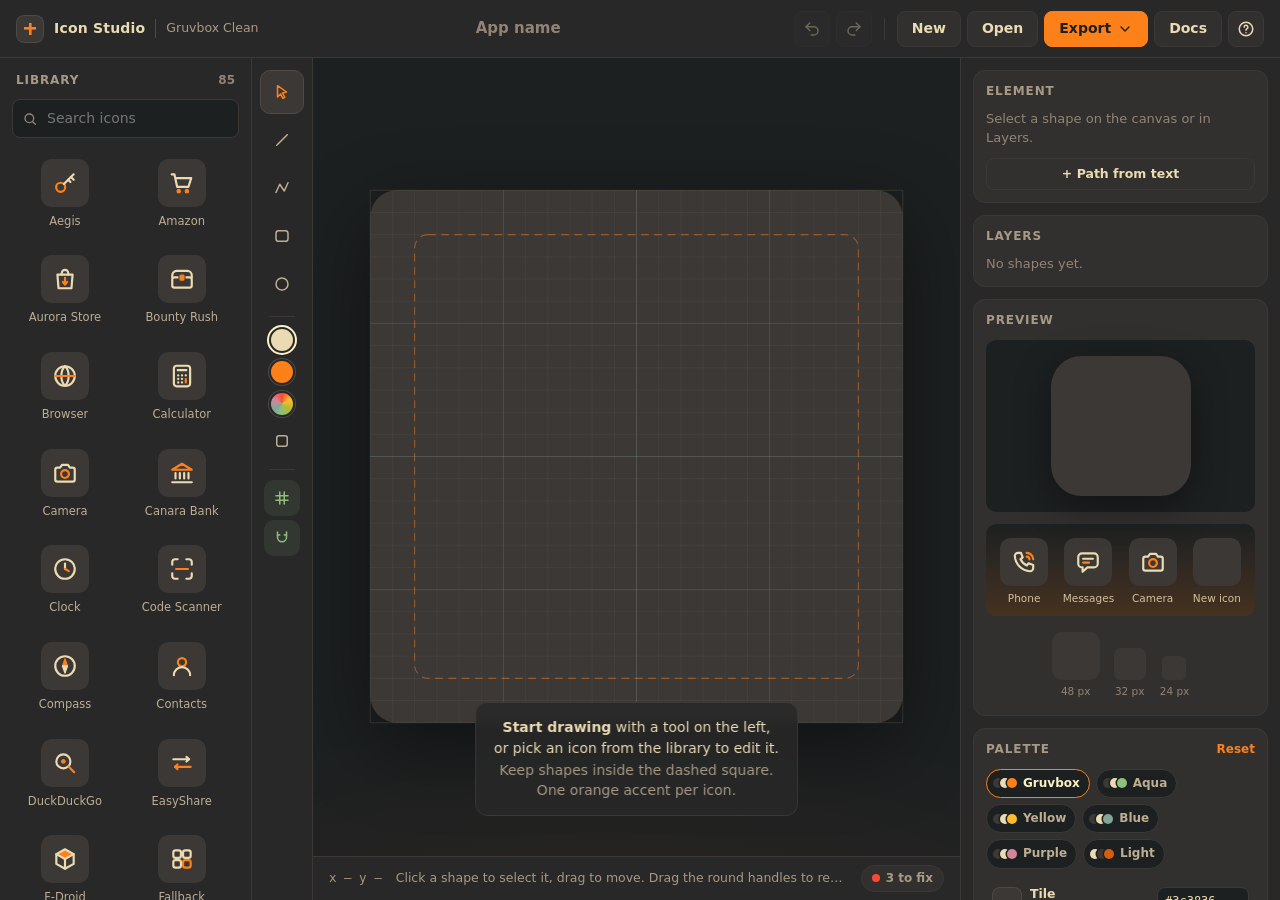
<file: editor/index.html>
<!doctype html>
<html lang="en">
<head>
  <meta charset="utf-8">
  <meta name="viewport" content="width=device-width, initial-scale=1">
  <title>Gruvbox Icon Studio</title>
  <meta name="description" content="Draw and edit Gruvbox Clean icons, then export them for the icon pack.">
  <link rel="icon" href="data:image/svg+xml,%3Csvg xmlns='http://www.w3.org/2000/svg' viewBox='0 0 24 24'%3E%3Crect width='24' height='24' rx='5.3' fill='%233c3836'/%3E%3Cpath d='M7 12h10M12 7v10' stroke='%23fe8019' stroke-width='2.4' stroke-linecap='round'/%3E%3C/svg%3E">
  <link rel="stylesheet" href="styles.css">
</head>
<body>
  <header class="topbar">
    <div class="brand">
      <span class="brand-mark" aria-hidden="true"></span>
      <span class="brand-name">Icon Studio</span>
      <span class="brand-sub">Gruvbox Clean</span>
    </div>

    <div class="doc-fields">
      <input id="f-label" class="field field-title" placeholder="App name" autocomplete="off" spellcheck="false" aria-label="App name">
      <span class="dirty-dot" id="dirty-dot" title="Unsaved changes since last export"></span>
    </div>

    <div class="top-actions">
      <button class="icon-btn" id="btn-undo" title="Undo (Ctrl+Z)" aria-label="Undo">
        <svg viewBox="0 0 24 24"><path d="M9 14 4 9l5-5"/><path d="M4 9h10.5a5.5 5.5 0 0 1 0 11H11"/></svg>
      </button>
      <button class="icon-btn" id="btn-redo" title="Redo (Ctrl+Shift+Z)" aria-label="Redo">
        <svg viewBox="0 0 24 24"><path d="m15 14 5-5-5-5"/><path d="M20 9H9.5a5.5 5.5 0 0 0 0 11H13"/></svg>
      </button>
      <span class="sep"></span>
      <button class="btn" id="btn-new" title="New icon (N)">New</button>
      <button class="btn" id="btn-open" title="Open a glyph .json file">Open</button>
      <input type="file" id="file-open" accept=".json,application/json" hidden>
      <div class="menu">
        <button class="btn btn-primary" id="btn-export" aria-haspopup="true" aria-expanded="false">
          Export
          <svg class="chev" viewBox="0 0 24 24"><path d="m6 9 6 6 6-6"/></svg>
        </button>
        <div class="menu-pop" id="export-menu" role="menu">
          <button role="menuitem" data-export="json"><b>Glyph JSON</b><small>for the repo: drop into glyphs/</small></button>
          <button role="menuitem" data-export="copy"><b>Copy JSON</b><small>to the clipboard</small></button>
          <hr>
          <button role="menuitem" data-export="svg"><b>SVG</b><small>with your palette</small></button>
          <button role="menuitem" data-export="png192"><b>PNG 192 px</b><small>launcher size</small></button>
          <button role="menuitem" data-export="png512"><b>PNG 512 px</b><small>store / sharing</small></button>
        </div>
      </div>
      <a class="btn" id="btn-docs" href="docs/" title="Documentation">Docs</a>
      <button class="icon-btn" id="btn-help" title="Shortcuts and workflow (?)" aria-label="Help">
        <svg viewBox="0 0 24 24"><circle cx="12" cy="12" r="9"/><path d="M9.5 9.5a2.5 2.5 0 1 1 3.5 2.3c-.6.3-1 .9-1 1.6v.3"/><path d="M12 17h.01"/></svg>
      </button>
    </div>
  </header>

  <main class="layout">
    <!-- Library -->
    <aside class="panel library" id="library">
      <div class="panel-head">
        <h2>Library</h2>
        <span class="count" id="lib-count"></span>
      </div>
      <label class="search">
        <svg viewBox="0 0 24 24"><circle cx="11" cy="11" r="6.5"/><path d="m16 16 4 4"/></svg>
        <input id="lib-search" type="search" placeholder="Search icons" autocomplete="off" spellcheck="false">
      </label>
      <div class="lib-grid" id="lib-grid"></div>
    </aside>

    <!-- Stage -->
    <section class="stage">
      <div class="toolbar" role="toolbar" aria-label="Tools">
        <button class="tool active" data-tool="select" title="Select and move (V)">
          <svg viewBox="0 0 24 24"><path d="M6 3.5 18 12l-5.5 1.2L15.8 19l-2.6 1.4-3.2-5.8L6 18.5Z"/></svg><kbd>V</kbd>
        </button>
        <button class="tool" data-tool="line" title="Line (L)">
          <svg viewBox="0 0 24 24"><path d="M5 19 19 5"/></svg><kbd>L</kbd>
        </button>
        <button class="tool" data-tool="poly" title="Polyline: click points, double-click or Enter to finish (P)">
          <svg viewBox="0 0 24 24"><path d="M4 18 9 7l6 9 5-11"/></svg><kbd>P</kbd>
        </button>
        <button class="tool" data-tool="rect" title="Rounded rectangle (R)">
          <svg viewBox="0 0 24 24"><rect x="4" y="5" width="16" height="14" rx="3.5"/></svg><kbd>R</kbd>
        </button>
        <button class="tool" data-tool="circle" title="Circle (C)">
          <svg viewBox="0 0 24 24"><circle cx="12" cy="12" r="8"/></svg><kbd>C</kbd>
        </button>
        <span class="tool-sep"></span>
        <div class="brush" title="Colour and fill for new shapes">
          <button class="swatch-btn active" data-brush="fg" aria-label="Cream"></button>
          <button class="swatch-btn" data-brush="accent" aria-label="Accent"></button>
          <button class="swatch-btn more" id="brush-more" aria-label="More colours" title="More colours"></button>
          <div class="brush-pop" id="brush-pop" hidden></div>
          <button class="tool small" id="brush-fill" title="New shapes are filled (F)">
            <svg viewBox="0 0 24 24"><rect x="5" y="5" width="14" height="14" rx="3" class="fillable"/></svg>
          </button>
        </div>
        <span class="tool-sep"></span>
        <button class="tool small toggle active" id="t-grid" title="Grid (G)">
          <svg viewBox="0 0 24 24"><path d="M4 9h16M4 15h16M9 4v16M15 4v16"/></svg>
        </button>
        <button class="tool small toggle active" id="t-snap" title="Snap to half units (S); hold Alt to move freely">
          <svg viewBox="0 0 24 24"><path d="M6 4v7a6 6 0 0 0 12 0V4"/><path d="M6 8h3M15 8h3"/></svg>
        </button>
      </div>

      <div class="canvas-wrap" id="canvas-wrap">
        <svg id="canvas" viewBox="-1.5 -1.5 27 27" aria-label="Icon canvas">
          <rect x="0" y="0" width="24" height="24" rx="1.2" class="board" id="board"/>
          <g id="grid" class="grid"></g>
          <g id="content" fill="none" stroke-width="2" stroke-linecap="round" stroke-linejoin="round"></g>
          <g id="hits"></g>
          <g id="overlay"></g>
          <g id="draft" fill="none" stroke-width="2" stroke-linecap="round" stroke-linejoin="round"></g>
        </svg>
        <div class="empty-hint" id="empty-hint">
          <p><b>Start drawing</b> with a tool on the left, or pick an icon from the library to edit it.</p>
          <p class="muted">Keep shapes inside the dashed square. One orange accent per icon.</p>
        </div>
      </div>

      <div class="statusbar">
        <span id="st-pos" class="mono">x –  y –</span>
        <span id="st-hint" class="hint"></span>
        <button class="chip" id="st-valid" title="Show checks"></button>
      </div>
    </section>

    <!-- Inspector -->
    <aside class="panel inspector" id="inspector">
      <section class="card" id="card-element">
        <h3>Element</h3>
        <div id="element-panel"></div>
      </section>

      <section class="card">
        <h3>Layers <span class="count" id="layer-count"></span></h3>
        <ol class="layers" id="layers"></ol>
      </section>

      <section class="card" id="card-preview">
        <h3>Preview</h3>
        <div class="preview" id="preview"></div>
      </section>

      <section class="card" id="card-palette">
        <h3>Palette <button class="link" id="pal-reset">Reset</button></h3>
        <div class="presets" id="presets"></div>
        <div class="slots" id="slots"></div>
        <p class="sub">More colours</p>
        <div class="extra-slots" id="extra-slots"></div>
        <div class="gruvbox-swatches" id="gruvbox-swatches"></div>
        <p class="note">The pack itself always uses the Gruvbox palette. Your colours apply to the canvas, previews and SVG / PNG downloads.</p>
      </section>

      <section class="card" id="card-app">
        <h3>App mapping</h3>
        <label class="row">Icon name
          <input id="f-name" class="field mono" placeholder="auto from app name" autocomplete="off" spellcheck="false">
        </label>
        <label class="row">Packages <small>one per line</small>
          <textarea id="f-packages" class="field mono" rows="2" placeholder="com.example.app" spellcheck="false"></textarea>
        </label>
        <label class="row">Launcher components <small>optional, pkg/Activity</small>
          <textarea id="f-components" class="field mono" rows="2" placeholder="com.example.app/com.example.app.MainActivity" spellcheck="false"></textarea>
        </label>
        <label class="row">Author
          <input id="f-author" class="field" placeholder="your GitHub name" autocomplete="off" spellcheck="false">
        </label>
        <ul class="checks" id="checks"></ul>
      </section>
    </aside>
  </main>

  <div class="toast" id="toast" role="status" aria-live="polite"></div>

  <dialog class="modal" id="confirm">
    <form method="dialog">
      <p id="confirm-msg"></p>
      <div class="modal-actions">
        <button class="btn" value="cancel">Cancel</button>
        <button class="btn btn-primary" value="ok" id="confirm-ok">Continue</button>
      </div>
    </form>
  </dialog>

  <dialog class="modal modal-wide" id="help">
    <form method="dialog">
      <h2>Icon Studio</h2>
      <div class="help-cols">
        <div>
          <h4>Workflow</h4>
          <ol class="steps">
            <li>Draw a new icon, or open one from the library to edit it.</li>
            <li>Fill in the app name and package under <b>App mapping</b>.</li>
            <li>Fix anything red in the checks.</li>
            <li><b>Export → Glyph JSON</b> and put the file in <code>glyphs/</code>.</li>
            <li>Push or open a pull request. CI validates it, scans it for malware, renders the icon and builds the APK. A release goes out after approval.</li>
          </ol>
          <h4>Style</h4>
          <ul class="tight">
            <li>24 × 24 grid, shapes inside the dashed square</li>
            <li>2-unit round strokes, flat colours</li>
            <li>Cream lines, one orange accent</li>
            <li>Draw what the app does, never its logo</li>
          </ul>
        </div>
        <div>
          <h4>Shortcuts</h4>
          <table class="keys">
            <tr><td><kbd>V</kbd></td><td>Select / move</td></tr>
            <tr><td><kbd>L</kbd> <kbd>P</kbd> <kbd>R</kbd> <kbd>C</kbd></td><td>Line, polyline, rectangle, circle</td></tr>
            <tr><td><kbd>Enter</kbd> / double-click</td><td>Finish polyline</td></tr>
            <tr><td><kbd>Esc</kbd></td><td>Cancel / deselect</td></tr>
            <tr><td><kbd>Arrows</kbd></td><td>Nudge (Shift: ×4)</td></tr>
            <tr><td><kbd>Alt</kbd> + drag</td><td>Move without snapping</td></tr>
            <tr><td><kbd>Del</kbd></td><td>Delete element</td></tr>
            <tr><td><kbd>Ctrl</kbd> <kbd>D</kbd></td><td>Duplicate</td></tr>
            <tr><td><kbd>[</kbd> <kbd>]</kbd></td><td>Move down / up a layer</td></tr>
            <tr><td><kbd>X</kbd></td><td>Swap cream / orange</td></tr>
            <tr><td><kbd>F</kbd></td><td>Fill new shapes</td></tr>
            <tr><td><kbd>G</kbd> <kbd>S</kbd></td><td>Grid, snapping</td></tr>
            <tr><td><kbd>Ctrl</kbd> <kbd>Z</kbd> / <kbd>Shift</kbd></td><td>Undo / redo</td></tr>
            <tr><td><kbd>Ctrl</kbd> <kbd>E</kbd></td><td>Export glyph JSON</td></tr>
          </table>
        </div>
      </div>
      <div class="modal-actions"><button class="btn btn-primary" value="ok">Got it</button></div>
    </form>
  </dialog>

  <script src="library.js"></script>
  <script src="app.js"></script>
</body>
</html>
</file>
<file: editor/styles.css>
/* Gruvbox Icon Studio */
:root {
  --bg0h: #1d2021;
  --bg0: #282828;
  --bg05: #32302f;
  --bg1: #3c3836;
  --bg2: #504945;
  --bg3: #665c54;
  --fg: #ebdbb2;
  --fg0: #fbf1c7;
  --fg3: #bdae93;
  --fg4: #a89984;
  --gray: #928374;
  --orange: #fe8019;
  --orange-dim: #d65d0e;
  --red: #fb4934;
  --yellow: #fabd2f;
  --blue: #83a598;
  --aqua: #8ec07c;

  --radius: 12px;
  --radius-sm: 8px;
  --ease: cubic-bezier(.2, .8, .2, 1);
  --fast: 140ms;
  --mid: 220ms;
  --shadow: 0 12px 32px -12px rgb(0 0 0 / .55), 0 2px 6px rgb(0 0 0 / .25);
  --font: "Inter", system-ui, -apple-system, "Segoe UI", Roboto, sans-serif;
  --mono: "JetBrains Mono", ui-monospace, "Cascadia Code", Consolas, monospace;
  color-scheme: dark;
}

* { box-sizing: border-box; }
html, body { height: 100%; }
body {
  margin: 0;
  background: var(--bg0h);
  color: var(--fg);
  font: 14px/1.45 var(--font);
  -webkit-font-smoothing: antialiased;
  overflow: hidden;
}
button, input, textarea { font: inherit; color: inherit; }
button { cursor: pointer; }
::selection { background: rgb(254 128 25 / .35); }
.mono { font-family: var(--mono); font-size: 12.5px; }
.muted { color: var(--fg4); }
kbd {
  font: 600 10.5px/1 var(--mono);
  padding: 3px 5px;
  border-radius: 5px;
  background: var(--bg1);
  border: 1px solid var(--bg2);
  border-bottom-width: 2px;
  color: var(--fg3);
}
code { font-family: var(--mono); font-size: .92em; background: var(--bg1); padding: 1px 5px; border-radius: 5px; }

/* scrollbars */
* { scrollbar-width: thin; scrollbar-color: var(--bg2) transparent; }
::-webkit-scrollbar { width: 10px; height: 10px; }
::-webkit-scrollbar-thumb { background: var(--bg2); border-radius: 10px; border: 3px solid transparent; background-clip: content-box; }

/* ---------- top bar ---------- */
.topbar {
  height: 58px;
  display: grid;
  grid-template-columns: auto 1fr auto;
  align-items: center;
  gap: 20px;
  padding: 0 16px;
  background: var(--bg0);
  border-bottom: 1px solid var(--bg1);
  position: relative;
  z-index: 5;
}
.brand { display: flex; align-items: center; gap: 10px; white-space: nowrap; }
.brand-mark {
  width: 28px; height: 28px; border-radius: 8px;
  background:
    linear-gradient(var(--orange), var(--orange)) center / 12px 2.6px no-repeat,
    linear-gradient(var(--orange), var(--orange)) center / 2.6px 12px no-repeat,
    var(--bg1);
  box-shadow: inset 0 0 0 1px var(--bg2);
}
.brand-name { font-weight: 700; letter-spacing: .2px; }
.brand-sub { color: var(--fg4); font-size: 12.5px; padding-left: 10px; border-left: 1px solid var(--bg2); }

.doc-fields { display: flex; align-items: center; justify-content: center; gap: 8px; min-width: 0; }
.field {
  background: var(--bg0h);
  border: 1px solid var(--bg1);
  border-radius: var(--radius-sm);
  padding: 8px 10px;
  outline: none;
  transition: border-color var(--fast) var(--ease), box-shadow var(--fast) var(--ease), background var(--fast);
  width: 100%;
}
.field:hover { border-color: var(--bg2); }
.field:focus { border-color: var(--orange); box-shadow: 0 0 0 3px rgb(254 128 25 / .18); background: #1a1c1d; }
.field::placeholder { color: var(--gray); }
.field-title { max-width: 340px; text-align: center; font-weight: 600; font-size: 15px; background: transparent; border-color: transparent; }
.field-title:hover { border-color: var(--bg1); }
.dirty-dot { width: 8px; height: 8px; border-radius: 50%; background: var(--orange); opacity: 0; transform: scale(.4); transition: all var(--mid) var(--ease); }
.dirty-dot.on { opacity: 1; transform: scale(1); }

.top-actions { display: flex; align-items: center; gap: 6px; }
.sep { width: 1px; height: 22px; background: var(--bg1); margin: 0 6px; }
.btn, .icon-btn {
  display: inline-flex; align-items: center; justify-content: center; gap: 6px;
  height: 36px; padding: 0 14px;
  border-radius: var(--radius-sm);
  border: 1px solid var(--bg1);
  background: var(--bg05);
  font-weight: 600;
  transition: background var(--fast) var(--ease), border-color var(--fast), transform var(--fast) var(--ease), box-shadow var(--fast);
}
.btn:hover, .icon-btn:hover { background: var(--bg1); border-color: var(--bg2); }
a.btn { color: var(--fg); text-decoration: none; }
.btn:active, .icon-btn:active { transform: translateY(1px) scale(.98); }
.btn:focus-visible, .icon-btn:focus-visible, .tool:focus-visible, .lib-item:focus-visible, .chip:focus-visible,
.seg button:focus-visible, .swatch-btn:focus-visible { outline: 2px solid var(--orange); outline-offset: 2px; }
.btn-primary { background: var(--orange); color: var(--bg0h); border-color: var(--orange); }
.btn-primary:hover { background: #ff9233; border-color: #ff9233; box-shadow: 0 6px 18px -6px rgb(254 128 25 / .6); }
.btn-danger:hover { background: rgb(251 73 52 / .15); border-color: var(--red); color: var(--red); }
.icon-btn { width: 36px; padding: 0; }
.icon-btn svg, .btn svg, .tool svg, .search svg {
  width: 18px; height: 18px; fill: none; stroke: currentColor; stroke-width: 2; stroke-linecap: round; stroke-linejoin: round;
}
.icon-btn:disabled { opacity: .35; pointer-events: none; }
.chev { width: 16px !important; transition: transform var(--mid) var(--ease); }
.menu { position: relative; }
.menu.open .chev { transform: rotate(180deg); }
.menu-pop {
  position: absolute; right: 0; top: calc(100% + 8px);
  width: 260px; padding: 6px;
  background: var(--bg0);
  border: 1px solid var(--bg1);
  border-radius: var(--radius);
  box-shadow: var(--shadow);
  opacity: 0; transform: translateY(-6px) scale(.98); pointer-events: none;
  transform-origin: top right;
  transition: opacity var(--mid) var(--ease), transform var(--mid) var(--ease);
}
.menu.open .menu-pop { opacity: 1; transform: none; pointer-events: auto; }
.menu-pop button {
  display: flex; flex-direction: column; align-items: flex-start; width: 100%;
  border: 0; background: none; text-align: left; padding: 9px 12px; border-radius: var(--radius-sm);
  transition: background var(--fast);
}
.menu-pop button:hover, .menu-pop button:focus-visible { background: var(--bg1); outline: none; }
.menu-pop small { color: var(--fg4); font-size: 12px; }
.menu-pop hr { border: 0; border-top: 1px solid var(--bg1); margin: 6px 4px; }

/* ---------- layout ---------- */
.layout {
  height: calc(100% - 58px);
  display: grid;
  grid-template-columns: 252px minmax(0, 1fr) 320px;
}
.panel { background: var(--bg0); overflow-y: auto; overflow-x: hidden; }
.library { border-right: 1px solid var(--bg1); padding: 14px 12px; display: flex; flex-direction: column; gap: 10px; }
.inspector { border-left: 1px solid var(--bg1); padding: 12px; display: flex; flex-direction: column; gap: 12px; }
.panel-head { display: flex; align-items: baseline; justify-content: space-between; padding: 0 4px; }
h2, h3 { margin: 0; font-size: 12px; font-weight: 700; letter-spacing: .9px; text-transform: uppercase; color: var(--fg4); }
h3 { display: flex; align-items: center; justify-content: space-between; margin-bottom: 10px; }
.count { color: var(--gray); font-size: 12px; font-weight: 600; letter-spacing: 0; text-transform: none; }

/* ---------- library ---------- */
.search { position: relative; display: block; }
.search svg { position: absolute; left: 10px; top: 50%; transform: translateY(-50%); color: var(--gray); width: 16px; height: 16px; }
.search input {
  width: 100%; padding: 8px 10px 8px 34px;
  background: var(--bg0h); border: 1px solid var(--bg1); border-radius: var(--radius-sm); outline: none;
  transition: border-color var(--fast), box-shadow var(--fast);
}
.search input:focus { border-color: var(--orange); box-shadow: 0 0 0 3px rgb(254 128 25 / .18); }
.lib-grid { display: grid; grid-template-columns: repeat(3, 1fr); gap: 6px; padding-bottom: 12px; }
.lib-item {
  display: flex; flex-direction: column; align-items: center; gap: 6px;
  padding: 10px 4px 8px; border-radius: var(--radius-sm);
  background: none; border: 1px solid transparent;
  transition: background var(--fast) var(--ease), border-color var(--fast), transform var(--fast) var(--ease);
  animation: pop-in var(--mid) var(--ease) both;
}
.lib-item:hover { background: var(--bg05); border-color: var(--bg1); transform: translateY(-1px); }
.lib-item.current { border-color: var(--orange); background: rgb(254 128 25 / .08); }
.lib-item svg { width: 48px; height: 48px; display: block; transition: transform var(--mid) var(--ease); }
.lib-item:hover svg { transform: scale(1.06); }
.lib-item span { font-size: 11.5px; color: var(--fg3); max-width: 100%; overflow: hidden; text-overflow: ellipsis; white-space: nowrap; }
.lib-empty { grid-column: 1 / -1; color: var(--gray); text-align: center; padding: 24px 0; }
@keyframes pop-in { from { opacity: 0; transform: translateY(4px) scale(.97); } }

/* ---------- stage ---------- */
.stage { position: relative; display: grid; grid-template-rows: 1fr auto; grid-template-columns: auto 1fr; min-width: 0; background:
  radial-gradient(1200px 600px at 50% 120%, rgb(254 128 25 / .07), transparent 60%), var(--bg0h); }
.toolbar {
  grid-row: 1 / span 2;
  display: flex; flex-direction: column; align-items: center; gap: 4px;
  padding: 12px 8px; border-right: 1px solid var(--bg1); background: var(--bg0);
}
.tool {
  position: relative; width: 44px; height: 44px;
  display: grid; place-items: center;
  border: 1px solid transparent; border-radius: 10px; background: none; color: var(--fg3);
  transition: background var(--fast) var(--ease), color var(--fast), border-color var(--fast), transform var(--fast) var(--ease);
}
.tool:hover { background: var(--bg05); color: var(--fg); }
.tool:active { transform: scale(.94); }
.tool.active { background: var(--bg1); color: var(--orange); border-color: var(--bg2); }
.tool kbd { position: absolute; right: 2px; bottom: 2px; font-size: 8.5px; padding: 1px 3px; border-width: 1px; opacity: 0; transition: opacity var(--fast); }
.tool:hover kbd { opacity: .9; }
.tool.small { width: 36px; height: 36px; }
.tool.toggle.active { color: var(--aqua); background: rgb(142 192 124 / .1); border-color: transparent; }
.tool .fillable { transition: fill var(--fast); }
#brush-fill.active .fillable { fill: currentColor; }
#brush-fill.active { color: var(--fg); }
.tool-sep { width: 26px; height: 1px; background: var(--bg1); margin: 6px 0; }
.brush { display: flex; flex-direction: column; align-items: center; gap: 6px; }
.swatch-btn {
  width: 26px; height: 26px; border-radius: 50%;
  border: 2px solid var(--bg0); box-shadow: 0 0 0 1px var(--bg2);
  transition: transform var(--fast) var(--ease), box-shadow var(--fast);
}
.swatch-btn[data-brush="fg"] { background: var(--pal-fg, var(--fg)); }
.swatch-btn[data-brush="accent"] { background: var(--pal-accent, var(--orange)); }
.swatch-btn:hover { transform: scale(1.08); }
.swatch-btn.active { box-shadow: 0 0 0 2px var(--fg0); }
.swatch-btn.more {
  background: conic-gradient(var(--pal-red, #fb4934), var(--pal-yellow, #fabd2f), var(--pal-green, #b8bb26),
    var(--pal-aqua, #8ec07c), var(--pal-blue, #83a598), var(--pal-purple, #d3869b), var(--pal-red, #fb4934));
}
.brush { position: relative; }
.brush-pop {
  position: absolute; left: calc(100% + 14px); top: 0; z-index: 10;
  display: grid; grid-template-columns: repeat(3, 28px); gap: 8px; padding: 10px;
  background: var(--bg0); border: 1px solid var(--bg2); border-radius: 12px; box-shadow: var(--shadow);
  animation: pop-in var(--mid) var(--ease);
}
.brush-pop[hidden] { display: none; }
.brush-pop button, .colors button {
  width: 28px; height: 28px; border-radius: 50%; border: 2px solid var(--bg0); background: var(--c);
  box-shadow: 0 0 0 1px var(--bg2); transition: transform var(--fast) var(--ease), box-shadow var(--fast);
}
.brush-pop button:hover, .colors button:hover { transform: scale(1.1); }
.brush-pop button.on, .colors button.on { box-shadow: 0 0 0 2px var(--fg0); }

.canvas-wrap { position: relative; display: grid; place-items: center; padding: 24px; min-height: 0; overflow: hidden; }
#canvas {
  width: min(100%, calc(100vh - 170px));
  aspect-ratio: 1;
  max-height: 100%;
  touch-action: none;
  user-select: none;
  filter: drop-shadow(0 24px 40px rgb(0 0 0 / .45));
}
.board { fill: var(--pal-tile, var(--bg1)); transition: fill var(--mid); }
.grid line { stroke: rgb(235 219 178 / .07); stroke-width: .03; }
.grid line.major { stroke: rgb(235 219 178 / .14); stroke-width: .04; }
.grid line.center { stroke: rgb(131 165 152 / .32); stroke-width: .04; }
.grid .safe { fill: none; stroke: rgb(254 128 25 / .45); stroke-width: .05; stroke-dasharray: .35 .25; }
.grid.hidden line { opacity: 0; }
.grid line { transition: opacity var(--mid); }
#canvas.tool-draw { cursor: crosshair; }
#canvas.tool-select .hit { cursor: move; }
.hit { fill: none; stroke: transparent; stroke-width: 2.8; }
.hit.solid { fill: transparent; }
.sel-outline { fill: none; stroke: var(--blue); stroke-width: 1.5px; vector-effect: non-scaling-stroke; pointer-events: none; stroke-dasharray: 5 4; animation: march 1s linear infinite; }
@keyframes march { to { stroke-dashoffset: -18; } }
.handle { fill: var(--bg0h); stroke: var(--blue); stroke-width: 2px; vector-effect: non-scaling-stroke; cursor: grab; transition: r var(--fast) var(--ease), fill var(--fast); }
.handle:hover { fill: var(--blue); }
.handle.ctrl { stroke: var(--purple, #d3869b); }
.handle-line { stroke: rgb(211 134 155 / .6); stroke-width: 1px; vector-effect: non-scaling-stroke; pointer-events: none; }
.draft-guide { fill: none; stroke: var(--blue); stroke-width: 1px; vector-effect: non-scaling-stroke; stroke-dasharray: 4 3; pointer-events: none; }
.draft-dot { fill: var(--blue); pointer-events: none; }
.empty-hint {
  position: absolute; left: 50%; bottom: 40px; transform: translateX(-50%);
  max-width: 420px; text-align: center; padding: 12px 18px; border-radius: var(--radius);
  background: rgb(40 40 40 / .85); border: 1px solid var(--bg1); backdrop-filter: blur(6px);
  pointer-events: none; transition: opacity var(--mid) var(--ease), transform var(--mid) var(--ease);
}
.empty-hint p { margin: 2px 0; }
.empty-hint.hide { opacity: 0; transform: translate(-50%, 8px); }

.statusbar {
  display: flex; align-items: center; gap: 14px; padding: 8px 16px;
  border-top: 1px solid var(--bg1); background: var(--bg0); color: var(--fg4); font-size: 12.5px; min-height: 40px;
}
.statusbar .hint { flex: 1; overflow: hidden; text-overflow: ellipsis; white-space: nowrap; }
.chip {
  border: 1px solid var(--bg1); background: var(--bg05); border-radius: 999px; padding: 4px 10px; font-size: 12px; font-weight: 600;
  display: inline-flex; align-items: center; gap: 6px; transition: background var(--fast), border-color var(--fast);
}
.chip:hover { background: var(--bg1); }
.chip .dot { width: 8px; height: 8px; border-radius: 50%; }
.chip.ok .dot { background: var(--aqua); }
.chip.warn .dot { background: var(--yellow); }
.chip.err .dot { background: var(--red); }

/* ---------- inspector ---------- */
.card { background: var(--bg05); border: 1px solid var(--bg1); border-radius: var(--radius); padding: 12px; transition: border-color var(--mid); }
.card.flash { animation: flash 900ms var(--ease); }
@keyframes flash { 0%, 100% { border-color: var(--bg1); } 30% { border-color: var(--orange); } }
.row { display: flex; flex-direction: column; gap: 5px; font-size: 12.5px; color: var(--fg3); margin-bottom: 10px; }
.row small { color: var(--gray); font-weight: 400; }
textarea.field { resize: vertical; min-height: 38px; line-height: 1.4; }
.inline { display: flex; align-items: center; gap: 8px; }
.inline > * { flex: 1; }
.seg {
  display: grid; grid-auto-flow: column; grid-auto-columns: 1fr; gap: 2px;
  background: var(--bg0h); border: 1px solid var(--bg1); border-radius: var(--radius-sm); padding: 3px; margin-bottom: 10px;
}
.seg button {
  border: 0; background: none; border-radius: 6px; padding: 6px 4px; font-size: 12.5px; font-weight: 600; color: var(--fg4);
  display: inline-flex; align-items: center; justify-content: center; gap: 6px;
  transition: background var(--fast) var(--ease), color var(--fast);
}
.seg button:hover { color: var(--fg); }
.seg button.on { background: var(--bg1); color: var(--fg0); box-shadow: 0 1px 2px rgb(0 0 0 / .3); }
.seg .sw { width: 10px; height: 10px; border-radius: 50%; }
.num-grid { display: grid; grid-template-columns: repeat(auto-fill, minmax(62px, 1fr)); gap: 6px; margin-bottom: 10px; }
.num-grid label { display: flex; flex-direction: column; gap: 3px; font-size: 11px; color: var(--gray); }
.num-grid input { padding: 6px 7px; }
.toggle-row { display: flex; align-items: center; justify-content: space-between; margin-bottom: 10px; font-size: 12.5px; color: var(--fg3); }
.switch { position: relative; width: 36px; height: 20px; flex: none; }
.switch input { opacity: 0; width: 0; height: 0; position: absolute; }
.switch span { position: absolute; inset: 0; border-radius: 999px; background: var(--bg2); transition: background var(--fast); cursor: pointer; }
.switch span::after { content: ""; position: absolute; left: 3px; top: 3px; width: 14px; height: 14px; border-radius: 50%; background: var(--fg); transition: transform var(--mid) var(--ease); }
.switch input:checked + span { background: var(--orange); }
.switch input:checked + span::after { transform: translateX(16px); background: var(--bg0h); }
.switch input:focus-visible + span { outline: 2px solid var(--orange); outline-offset: 2px; }
input[type="range"] { width: 100%; accent-color: var(--orange); }
.d-field { font-family: var(--mono); font-size: 12px; min-height: 66px; }
.d-field.bad { border-color: var(--red); box-shadow: 0 0 0 3px rgb(251 73 52 / .15); }
.el-actions { display: grid; grid-template-columns: repeat(4, 1fr); gap: 6px; }
.el-actions .btn { height: 32px; padding: 0 6px; font-size: 12.5px; }
.placeholder { color: var(--gray); font-size: 13px; margin: 0; }
.add-row { display: flex; gap: 6px; margin-top: 10px; }
.add-row .btn { flex: 1; height: 32px; font-size: 12.5px; }

.layers { list-style: none; margin: 0; padding: 0; display: flex; flex-direction: column; gap: 3px; max-height: 220px; overflow-y: auto; }
.layer {
  display: flex; align-items: center; gap: 8px; padding: 6px 8px; border-radius: 7px; cursor: pointer;
  border: 1px solid transparent; font-size: 12.5px; color: var(--fg3);
  transition: background var(--fast), border-color var(--fast), opacity var(--fast);
}
.layer:hover { background: var(--bg1); }
.layer.on { background: rgb(131 165 152 / .14); border-color: rgb(131 165 152 / .45); color: var(--fg0); }
.layer.dragging { opacity: .4; }
.layer.drop-above { box-shadow: inset 0 2px 0 var(--orange); }
.layer.drop-below { box-shadow: inset 0 -2px 0 var(--orange); }
.layer svg { width: 22px; height: 22px; flex: none; border-radius: 5px; background: var(--pal-tile, var(--bg1)); }
.layer .grip { margin-left: auto; color: var(--bg3); cursor: grab; font-size: 14px; }
.layer .n { color: var(--gray); font-family: var(--mono); font-size: 11px; width: 16px; }

.preview { display: grid; gap: 12px; }
.pv-hero { display: grid; place-items: center; padding: 16px; border-radius: 10px; background: var(--pal-bg, var(--bg0h)); transition: background var(--mid); }
.pv-hero svg { width: 140px; height: 140px; filter: drop-shadow(0 10px 18px rgb(0 0 0 / .4)); transition: transform var(--mid) var(--ease); }
.pv-hero:hover svg { transform: scale(1.04) rotate(-1deg); }
.pv-dock { display: grid; grid-template-columns: repeat(4, 1fr); gap: 8px; padding: 14px 10px 10px; border-radius: 10px;
  background: linear-gradient(180deg, var(--pal-bg, var(--bg0h)) 0%, color-mix(in srgb, var(--pal-bg, var(--bg0h)) 82%, var(--pal-accent, var(--orange))) 100%); }
.pv-dock figure { margin: 0; display: flex; flex-direction: column; align-items: center; gap: 5px; }
.pv-dock svg { width: 48px; height: 48px; }
.pv-dock figcaption { font-size: 10.5px; color: var(--pal-fg, var(--fg)); max-width: 60px; white-space: nowrap; overflow: hidden; text-overflow: ellipsis; opacity: .85; }
.pv-dock figure.me svg { animation: bob 2.4s var(--ease) infinite; }
@keyframes bob { 50% { transform: translateY(-2px); } }
.pv-sizes { display: flex; align-items: flex-end; justify-content: center; gap: 14px; padding: 4px 0; }
.pv-sizes figure { margin: 0; text-align: center; font-size: 10.5px; color: var(--gray); }
.pv-sizes svg { display: block; margin: 0 auto 4px; }

.presets { display: flex; flex-wrap: wrap; gap: 6px; margin-bottom: 10px; }
.preset {
  display: inline-flex; align-items: center; gap: 6px; padding: 5px 9px 5px 6px; border-radius: 999px;
  border: 1px solid var(--bg1); background: var(--bg0h); font-size: 12px; font-weight: 600; color: var(--fg3);
  transition: border-color var(--fast), color var(--fast), transform var(--fast) var(--ease);
}
.preset:hover { border-color: var(--bg3); color: var(--fg); transform: translateY(-1px); }
.preset.on { border-color: var(--orange); color: var(--fg0); }
.preset i { display: inline-flex; }
.preset i b { width: 10px; height: 10px; border-radius: 50%; margin-left: -3px; box-shadow: 0 0 0 1.5px var(--bg0h); }
.preset i b:first-child { margin-left: 0; }
.slots { display: flex; flex-direction: column; gap: 6px; margin-bottom: 10px; }
.slot {
  display: grid; grid-template-columns: 30px 1fr 92px; align-items: center; gap: 8px;
  padding: 5px; border-radius: 9px; border: 1px solid transparent; cursor: pointer;
  transition: background var(--fast), border-color var(--fast);
}
.slot:hover { background: var(--bg1); }
.slot.on { border-color: var(--bg2); background: var(--bg1); }
.slot .sw { position: relative; width: 30px; height: 30px; border-radius: 8px; box-shadow: inset 0 0 0 1px rgb(255 255 255 / .08); overflow: hidden; }
.slot .sw input { position: absolute; inset: -6px; width: 42px; height: 42px; opacity: 0; cursor: pointer; border: 0; padding: 0; }
.slot .name { font-size: 12.5px; font-weight: 600; }
.slot .name small { display: block; color: var(--gray); font-weight: 400; font-size: 11px; }
.slot .hex { padding: 5px 7px; font-family: var(--mono); font-size: 12px; text-transform: lowercase; }
.colors { display: grid; grid-template-columns: repeat(9, 1fr); gap: 4px; justify-items: center; margin-top: 2px; }
.colors button { width: 24px; height: 24px; }
.row .val { float: right; color: var(--fg); font-family: var(--mono); font-size: 12px; }
.sub { margin: 4px 0 6px; font-size: 11.5px; font-weight: 700; letter-spacing: .6px; text-transform: uppercase; color: var(--gray); }
.extra-slots { display: grid; grid-template-columns: repeat(4, 1fr); gap: 6px; margin-bottom: 10px; }
.xslot {
  display: flex; flex-direction: column; align-items: center; gap: 4px; padding: 6px 2px; border-radius: 9px;
  border: 1px solid transparent; font-size: 11px; color: var(--fg3); cursor: pointer;
  transition: background var(--fast), border-color var(--fast);
}
.xslot:hover { background: var(--bg1); }
.xslot.on { border-color: var(--bg2); background: var(--bg1); }
.xslot .sw { position: relative; width: 26px; height: 26px; border-radius: 50%; box-shadow: inset 0 0 0 1px rgb(255 255 255 / .1); overflow: hidden; }
.xslot .sw input { position: absolute; inset: -6px; width: 38px; height: 38px; opacity: 0; cursor: pointer; border: 0; padding: 0; }
.gruvbox-swatches { display: grid; grid-template-columns: repeat(8, 1fr); gap: 5px; margin-bottom: 8px; }
.gruvbox-swatches button {
  aspect-ratio: 1; border-radius: 6px; border: 0; box-shadow: inset 0 0 0 1px rgb(255 255 255 / .08);
  transition: transform var(--fast) var(--ease), box-shadow var(--fast);
}
.gruvbox-swatches button:hover { transform: scale(1.15); box-shadow: 0 0 0 2px var(--fg); z-index: 1; }
.note { margin: 0; color: var(--gray); font-size: 11.5px; }
.link { border: 0; background: none; color: var(--orange); font-size: 12px; font-weight: 600; letter-spacing: 0; text-transform: none; padding: 0; }
.link:hover { text-decoration: underline; }

.checks { list-style: none; margin: 4px 0 0; padding: 0; display: flex; flex-direction: column; gap: 5px; }
.checks li { display: flex; gap: 8px; align-items: flex-start; font-size: 12.5px; line-height: 1.35; padding: 7px 9px; border-radius: 7px; background: var(--bg0h); animation: pop-in var(--mid) var(--ease) both; }
.checks li::before { content: ""; flex: none; width: 8px; height: 8px; margin-top: 4px; border-radius: 50%; }
.checks .err { color: #ffb3a8; } .checks .err::before { background: var(--red); }
.checks .warn { color: #ffe0a0; } .checks .warn::before { background: var(--yellow); }
.checks .ok { color: #cfe8c3; } .checks .ok::before { background: var(--aqua); }

/* ---------- toast & modals ---------- */
.toast {
  position: fixed; left: 50%; bottom: 28px; transform: translate(-50%, 16px);
  padding: 10px 16px; border-radius: 10px; background: var(--fg); color: var(--bg0h); font-weight: 600;
  box-shadow: var(--shadow); opacity: 0; pointer-events: none; z-index: 50;
  transition: opacity var(--mid) var(--ease), transform var(--mid) var(--ease);
}
.toast.show { opacity: 1; transform: translate(-50%, 0); }
.toast.err { background: var(--red); color: var(--fg0); }
.modal {
  border: 1px solid var(--bg1); border-radius: 16px; padding: 22px; background: var(--bg0); color: var(--fg);
  box-shadow: var(--shadow); max-width: min(440px, calc(100vw - 32px));
}
.modal[open] { animation: modal-in var(--mid) var(--ease); }
.modal::backdrop { background: rgb(15 16 17 / .6); backdrop-filter: blur(3px); }
@keyframes modal-in { from { opacity: 0; transform: translateY(10px) scale(.98); } }
.modal-wide { max-width: min(760px, calc(100vw - 32px)); }
.modal h2 { font-size: 18px; letter-spacing: 0; text-transform: none; color: var(--fg0); margin-bottom: 12px; }
.modal h4 { margin: 14px 0 6px; font-size: 12px; text-transform: uppercase; letter-spacing: .8px; color: var(--orange); }
.modal p { margin: 0 0 16px; }
.modal-actions { display: flex; justify-content: flex-end; gap: 8px; margin-top: 18px; }
.help-cols { display: grid; grid-template-columns: 1.1fr 1fr; gap: 24px; }
.steps, .tight { margin: 0; padding-left: 20px; color: var(--fg3); }
.steps li, .tight li { margin-bottom: 6px; }
.keys { border-collapse: collapse; width: 100%; font-size: 13px; }
.keys td { padding: 5px 4px; border-bottom: 1px solid var(--bg1); color: var(--fg3); }
.keys td:first-child { white-space: nowrap; padding-right: 12px; }

/* ---------- responsive ---------- */
@media (max-width: 1180px) {
  .layout { grid-template-columns: 200px minmax(0, 1fr) 290px; }
  .lib-grid { grid-template-columns: repeat(2, 1fr); }
  .brand-sub { display: none; }
}
@media (max-width: 900px) {
  body { overflow: auto; }
  .layout { height: auto; grid-template-columns: 1fr; }
  .library { order: 2; border: 0; border-top: 1px solid var(--bg1); max-height: 360px; }
  .stage { order: 1; min-height: 70vh; }
  .inspector { order: 3; border: 0; border-top: 1px solid var(--bg1); }
  .lib-grid { grid-template-columns: repeat(auto-fill, minmax(76px, 1fr)); }
  #canvas { width: min(100%, 70vh); }
  .help-cols { grid-template-columns: 1fr; }
  .topbar { grid-template-columns: auto 1fr; height: auto; padding: 10px 16px; row-gap: 8px; }
  .top-actions { grid-column: 1 / -1; flex-wrap: wrap; }
}
@media (prefers-reduced-motion: reduce) {
  *, *::before, *::after { animation-duration: 1ms !important; transition-duration: 1ms !important; }
}
</file>
